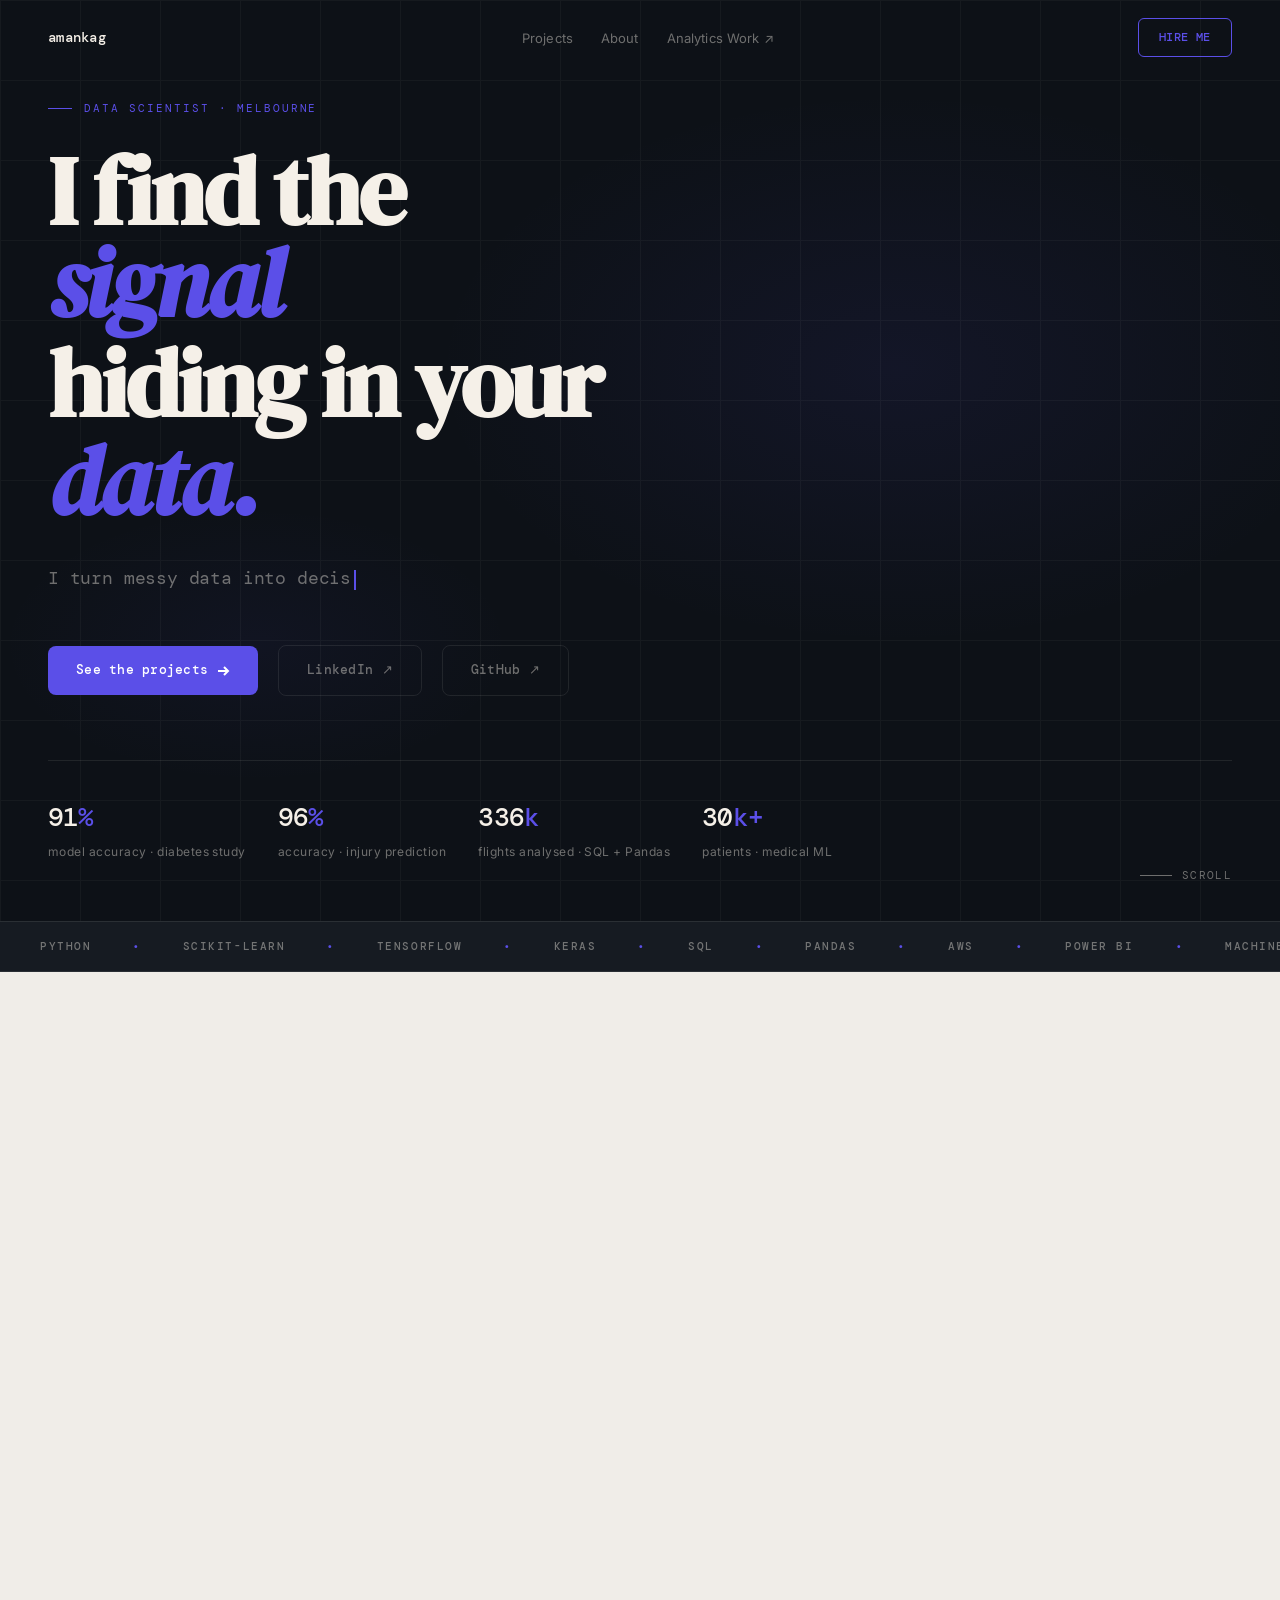
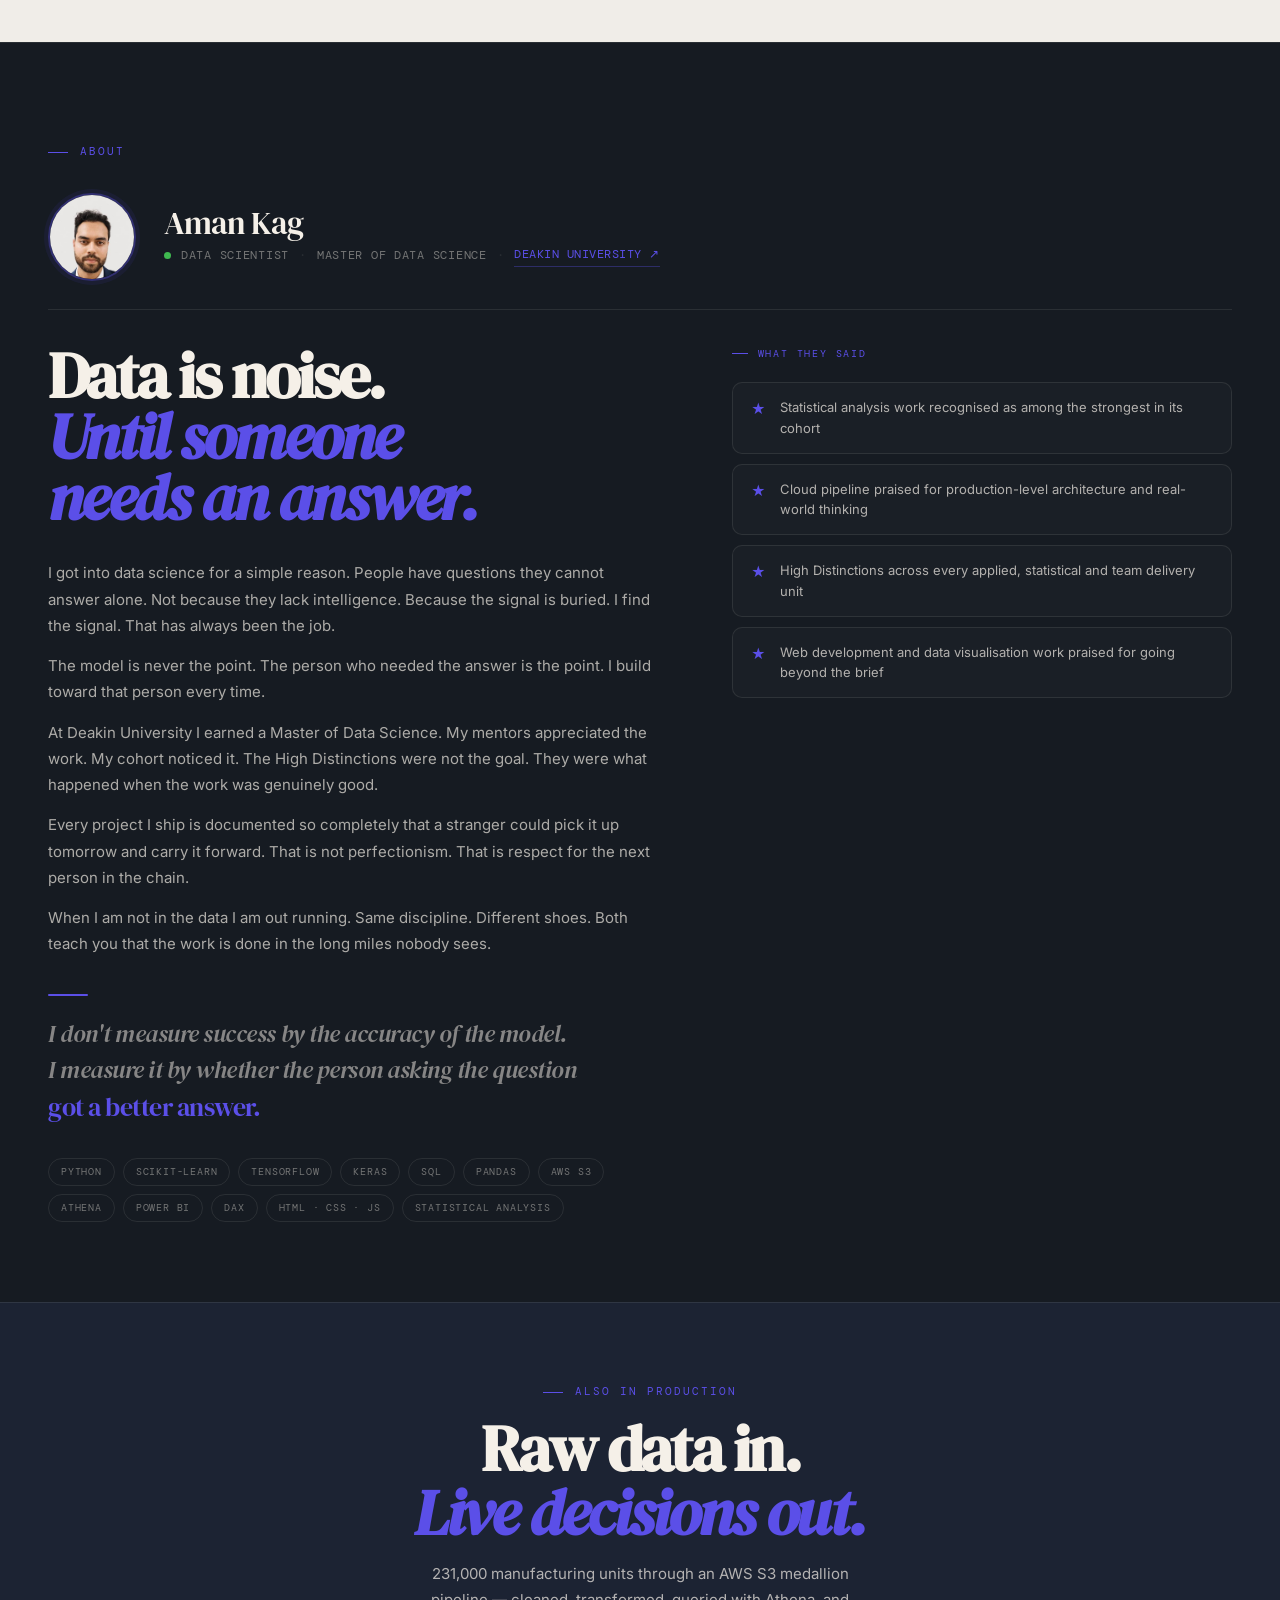
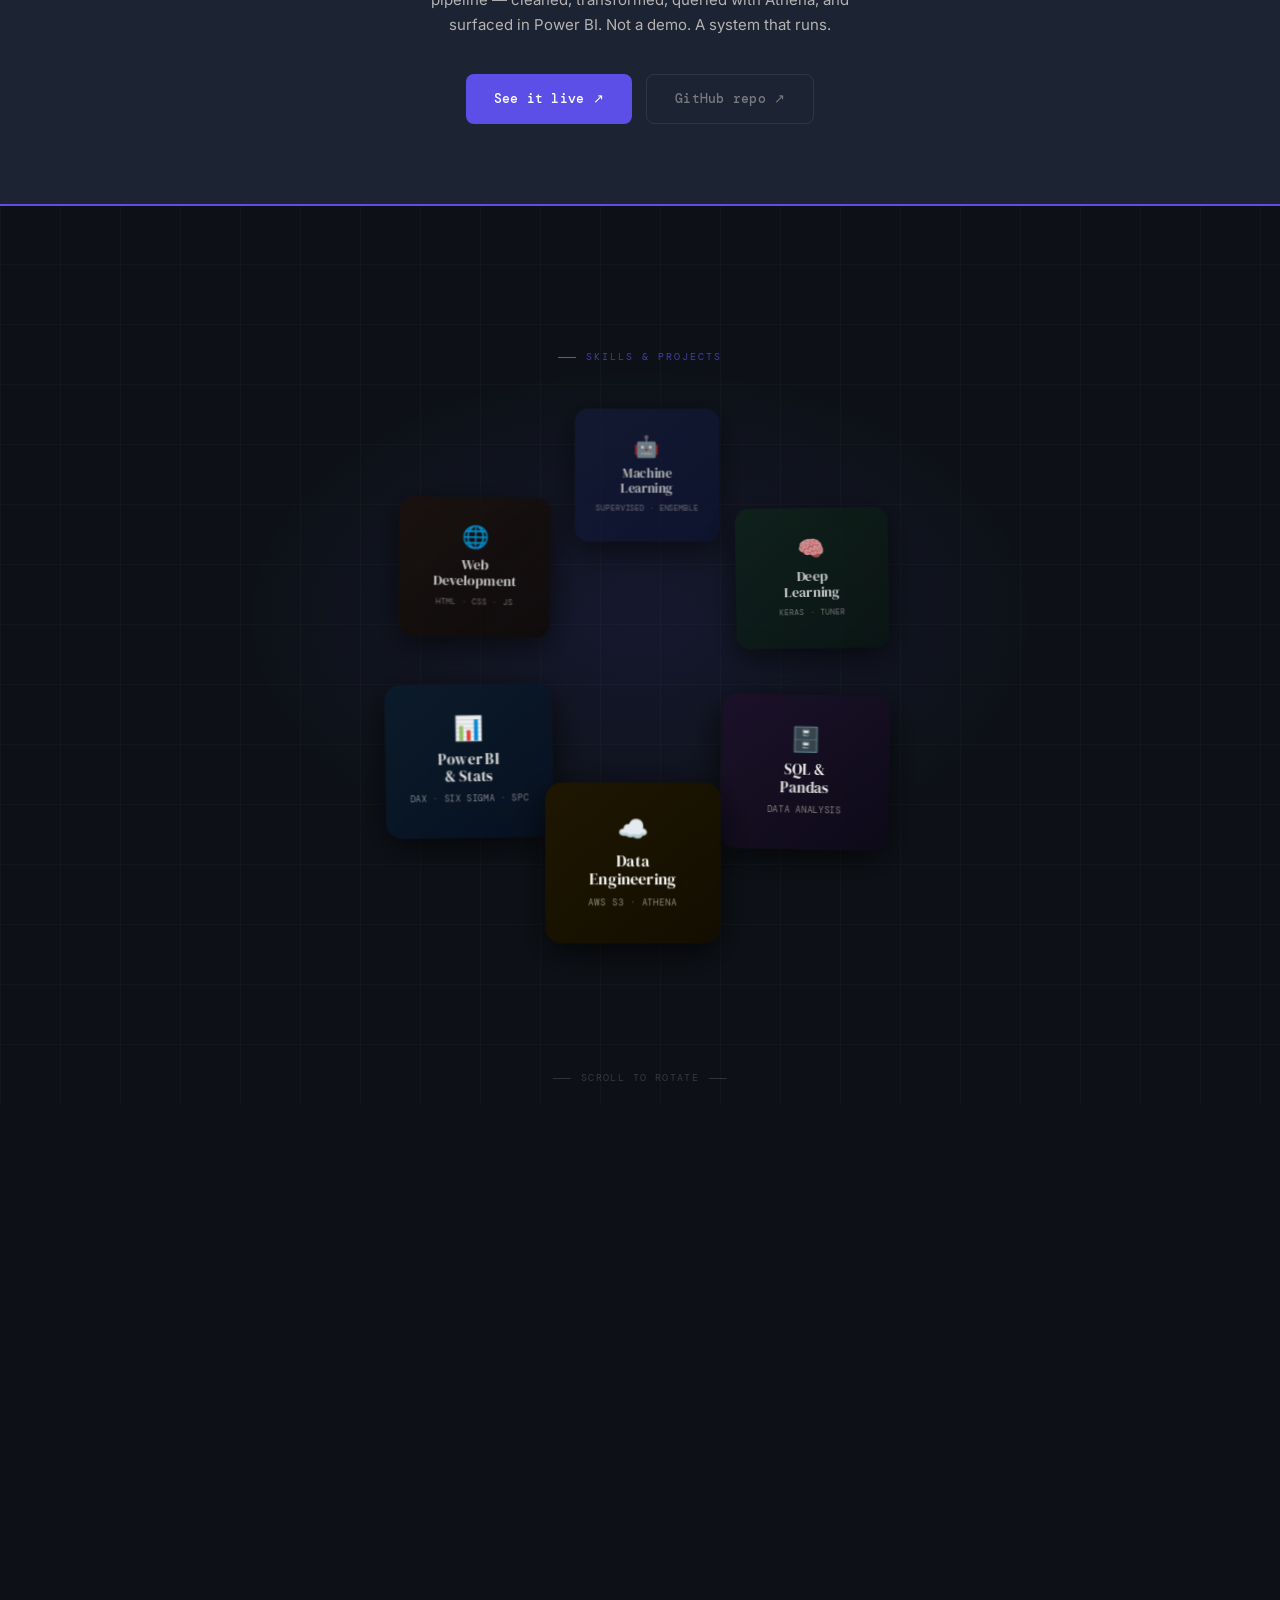
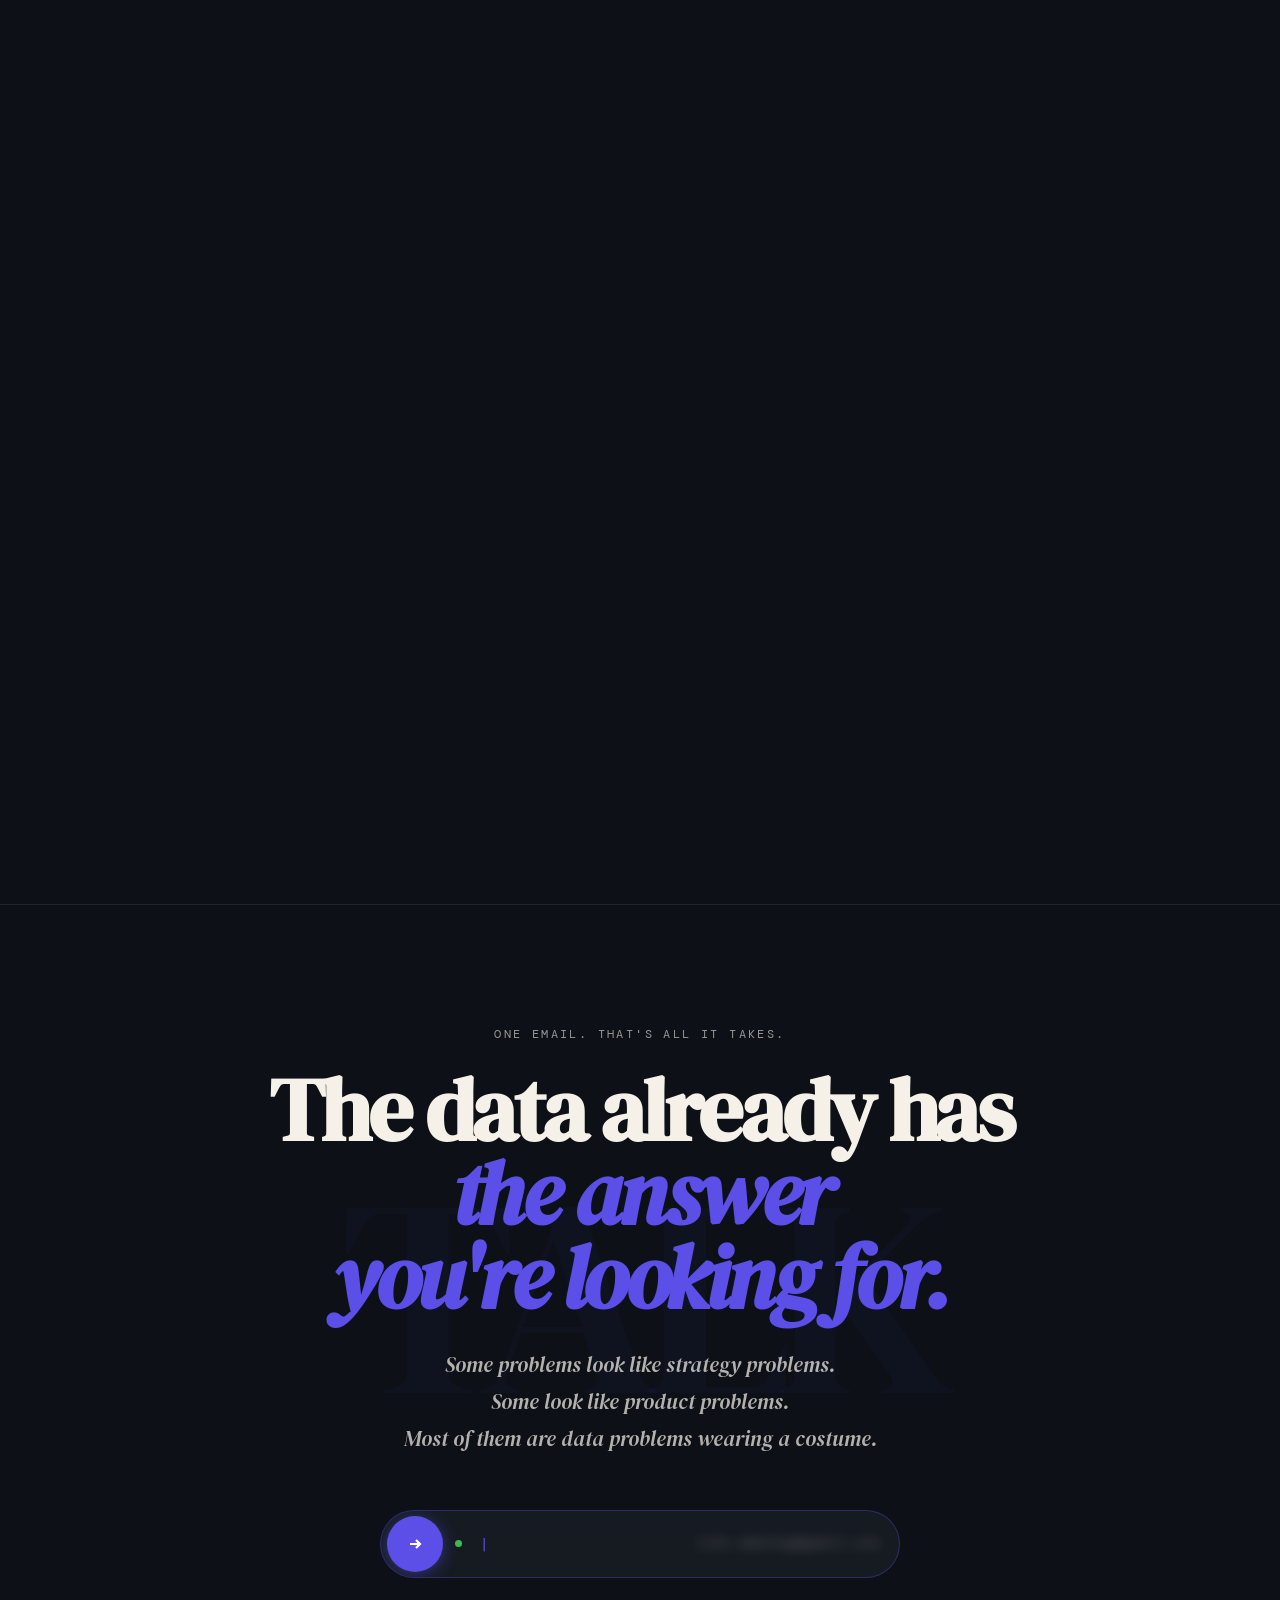
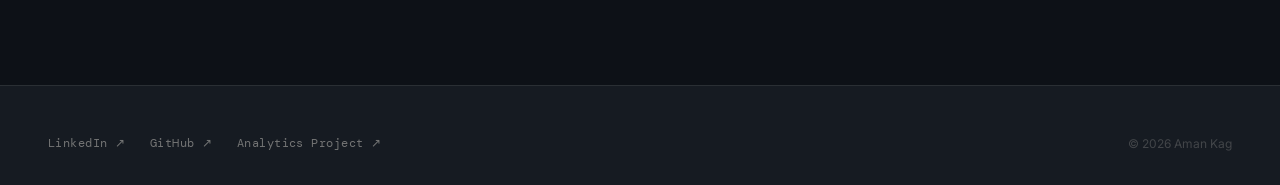
<file: docs/index.html>
<!DOCTYPE html>
<html lang="en">
<head>
<meta charset="UTF-8">
<meta name="viewport" content="width=device-width, initial-scale=1.0">
<title>Aman Kag — Data Scientist</title>
<meta name="description" content="Data Science portfolio — Aman Kag. Melbourne. I find the signal hiding in your data.">
<meta property="og:title" content="Aman Kag — Data Scientist">
<meta property="og:description" content="Three projects. Three problems nobody noticed until the model did.">
<meta property="og:url" content="https://amankag.github.io/data-science-projects/">
<link rel="preconnect" href="https://fonts.googleapis.com">
<link href="https://fonts.googleapis.com/css2?family=DM+Serif+Display:ital@0;1&family=DM+Mono:wght@400;500&family=Inter:wght@300;400;500&display=swap" rel="stylesheet">
<link rel="stylesheet" href="style.css">
</head>
<body>

<!-- NAV -->
<nav id="nav">
  <a href="#home" class="nav-logo" id="navLogo">
    <span class="nav-logo-display" id="navLogoDisplay">&nbsp;</span><span class="nav-logo-cursor-blink" id="navCursor">_</span>
  </a>
  <ul class="nav-links">
    <li><a href="#projects">Projects</a></li>
    <li><a href="#about">About</a></li>
    <li><a href="https://amankag.github.io/manufacturing-quality-dashboard/Website/" target="_blank">Analytics Work ↗</a></li>
  </ul>
  <a href="mailto:info.amankag@gmail.com" class="nav-cta">Hire me</a>
</nav>

<!-- HERO -->
<section class="hero" id="home">
  <div class="hero-glow"></div>
  <div class="hero-grid"></div>
  <div class="hero-eyebrow">Data Scientist · Melbourne</div>
  <h1 class="hero-headline">
    <span class="hero-line"><span>I find the <span class="hero-flip-wrap"><span class="hero-flip-word flip-in" id="heroFlipWord">signal</span></span></span></span>
    <span class="hero-line"><span>hiding in your</span></span>
    <span class="hero-line"><span><em>data.</em></span></span>
  </h1>
  <div class="hero-typing-wrap">
    <span id="typing-text"></span><span class="hero-typing-cursor"></span>
  </div>
  <div class="hero-bottom">
    <a href="#projects" class="hero-btn">
      See the projects
      <svg width="14" height="14" viewBox="0 0 14 14" fill="none" stroke="currentColor" stroke-width="2"><path d="M2 7h10M8 3l4 4-4 4"/></svg>
    </a>
    <a href="https://linkedin.com/in/amankag" target="_blank" class="hero-btn-ghost">
      LinkedIn ↗
    </a>
    <a href="https://github.com/amankag/data-science-projects" target="_blank" class="hero-btn-ghost">
      GitHub ↗
    </a>
  </div>
  <div class="hero-stats">
    <div>
      <div class="hero-stat-num">91<span>%</span></div>
      <div class="hero-stat-label">model accuracy · diabetes study</div>
    </div>
    <div>
      <div class="hero-stat-num">96<span>%</span></div>
      <div class="hero-stat-label">accuracy · injury prediction</div>
    </div>
    <div>
      <div class="hero-stat-num">336<span>k</span></div>
      <div class="hero-stat-label">flights analysed · SQL + Pandas</div>
    </div>
    <div>
      <div class="hero-stat-num">30<span>k+</span></div>
      <div class="hero-stat-label">patients · medical ML</div>
    </div>
  </div>
  <div class="scroll-indicator">
    <div class="scroll-line"></div>
    scroll
  </div>
</section>

<!-- MARQUEE -->
<div class="marquee-strip">
  <div class="marquee-track">
    <div class="marquee-item">Python <span class="mq-dot">·</span> Scikit-learn <span class="mq-dot">·</span> TensorFlow <span class="mq-dot">·</span> Keras <span class="mq-dot">·</span> SQL <span class="mq-dot">·</span> Pandas <span class="mq-dot">·</span> AWS <span class="mq-dot">·</span> Power BI <span class="mq-dot">·</span> Machine Learning <span class="mq-dot">·</span> Deep Learning <span class="mq-dot">·</span></div>
    <div class="marquee-item">Python <span class="mq-dot">·</span> Scikit-learn <span class="mq-dot">·</span> TensorFlow <span class="mq-dot">·</span> Keras <span class="mq-dot">·</span> SQL <span class="mq-dot">·</span> Pandas <span class="mq-dot">·</span> AWS <span class="mq-dot">·</span> Power BI <span class="mq-dot">·</span> Machine Learning <span class="mq-dot">·</span> Deep Learning <span class="mq-dot">·</span></div>
  </div>
</div>

<!-- STACKED PROJECT CARDS -->
<div class="cards-section" id="projects">
  <div class="cards-topbar" id="cards-topbar">
    <div class="ctb-label">Data science projects</div>
    <a href="https://github.com/amankag/data-science-projects" target="_blank" class="ctb-cta">View on GitHub ↗</a>
  </div>
  <div class="cdots" id="cdots">
    <div class="cdot active"></div>
    <div class="cdot"></div>
    <div class="cdot"></div>
  </div>
  <div class="cards-hint" id="cards-hint">↓ scroll · 1 of 3</div>

  <div class="cards-pin-outer" id="cards-pin-outer">
    <div class="cards-sticky" id="cards-sticky">

        <!-- PROJECT 1 — DIABETES -->
        <div class="pcard pcard-1" id="pc0">
          <div class="pcard-header">
            <div class="pcard-num">01 / 03</div>
            <div class="pcard-tag">Supervised · Deep Learning · Clinical</div>
          </div>
          <div class="pcard-title">Who gets diabetes?<br><em>The pattern was already there.</em></div>
          <div class="pcard-hook">30,000 elderly patients. The risk signal was hiding in two numbers nobody had combined. Once I merged them, accuracy jumped to 91%.</div>
          <div class="pcard-body">
            <div class="pcard-insight">
              <div class="pcard-insight-text">
                <div class="pcard-insight-label">The key insight</div>
                "HbA1c and blood glucose told the same story twice. K-Means merged them into one cluster feature — and everything got sharper."
              </div>
              <div class="pcard-insight-right">
                <div class="pcard-insight-stat">91.2%</div>
                <div class="pcard-insight-stat-label">RF accuracy</div>
              </div>
            </div>
            <div class="pcard-strip-wrap">
              <div class="pcard-strip" id="ps0">
                <a href="https://github.com/amankag/data-science-projects/tree/main/Diabetes-Elderlies-Analysis" target="_blank" class="strip-cta">
                  <div class="strip-cta-arrow">→</div>
                  <div class="strip-cta-text">Open notebook on GitHub</div>
                </a>
                <div class="fcard">
                  <div class="fcard-inner">
                    <div class="fcard-front"><div class="fcard-vis" style="background:#1e2d5c;color:#7B8FF5">RF</div></div>
                    <div class="fcard-back"><div class="fcard-back-name">Random Forest</div><div class="fcard-back-sub">Best model</div><div class="fcard-back-result">91.2% accuracy</div></div>
                  </div>
                </div>
                <div class="fcard">
                  <div class="fcard-inner">
                    <div class="fcard-front"><div class="fcard-vis" style="background:#0d2240;color:#5B4FE8">DNN</div></div>
                    <div class="fcard-back"><div class="fcard-back-name">Deep Neural Net</div><div class="fcard-back-sub">Keras + Tuner</div><div class="fcard-back-result">88.6% accuracy</div></div>
                  </div>
                </div>
                <div class="fcard">
                  <div class="fcard-inner">
                    <div class="fcard-front"><div class="fcard-vis" style="background:#162340;color:#3FB950">K-M</div></div>
                    <div class="fcard-back"><div class="fcard-back-name">K-Means Clusters</div><div class="fcard-back-sub">Feature engineering</div><div class="fcard-back-result">3 glycaemic groups</div></div>
                  </div>
                </div>
              </div>
            </div>
          </div>
        </div>

        <!-- PROJECT 2 — SLEEP/INJURY -->
        <div class="pcard pcard-2" id="pc1">
          <div class="pcard-header">
            <div class="pcard-num">02 / 03</div>
            <div class="pcard-tag">Deep Learning · Dual-input · Sports</div>
          </div>
          <div class="pcard-title">Can a wearable predict<br><em>your next injury?</em></div>
          <div class="pcard-hook">374 athletes. Daily readings. The model found that how you sleep tonight predicts whether you get hurt next week — 96% of the time.</div>
          <div class="pcard-body">
            <div class="pcard-insight">
              <div class="pcard-insight-text">
                <div class="pcard-insight-label">The key insight</div>
                "Some features mattered more — so I built a custom dual-input network that gives those features more neurons to learn from."
              </div>
              <div class="pcard-insight-right">
                <div class="pcard-insight-stat">96%</div>
                <div class="pcard-insight-stat-label">test accuracy</div>
              </div>
            </div>
            <div class="pcard-strip-wrap">
              <div class="pcard-strip" id="ps1">
                <a href="https://github.com/amankag/data-science-projects/tree/main/Sleep-Injury-Prediction-Model" target="_blank" class="strip-cta">
                  <div class="strip-cta-arrow">→</div>
                  <div class="strip-cta-text">Open notebook on GitHub</div>
                </a>
                <div class="fcard">
                  <div class="fcard-inner">
                    <div class="fcard-front"><div class="fcard-vis" style="background:#3d2200;color:#F7C59F">NN</div></div>
                    <div class="fcard-back"><div class="fcard-back-name">Dual-input Network</div><div class="fcard-back-sub">Custom Keras arch</div><div class="fcard-back-result">96% accuracy</div></div>
                  </div>
                </div>
                <div class="fcard">
                  <div class="fcard-inner">
                    <div class="fcard-front"><div class="fcard-vis" style="background:#2a1500;color:#E8622A">FIT</div></div>
                    <div class="fcard-back"><div class="fcard-back-name">Fit Athletes</div><div class="fcard-back-sub">Class prediction</div><div class="fcard-back-result">98% precision</div></div>
                  </div>
                </div>
                <div class="fcard">
                  <div class="fcard-inner">
                    <div class="fcard-front"><div class="fcard-vis" style="background:#1a0e00;color:#FAC775">RF</div></div>
                    <div class="fcard-back"><div class="fcard-back-name">Feature Selection</div><div class="fcard-back-sub">Random Forest</div><div class="fcard-back-result">Top 7 identified</div></div>
                  </div>
                </div>
              </div>
            </div>
          </div>
        </div>

        <!-- PROJECT 3 — NYC FLIGHTS -->
        <div class="pcard pcard-3" id="pc2">
          <div class="pcard-header">
            <div class="pcard-num">03 / 03</div>
            <div class="pcard-tag">SQL · Pandas · Data Analysis</div>
          </div>
          <div class="pcard-title">Two tools. 17 questions.<br><em>Same answer every time.</em></div>
          <div class="pcard-hook">336,776 flights. Every query written twice — SQL and Pandas — then tested to prove both tools arrive at identical answers.</div>
          <div class="pcard-body">
            <div class="pcard-insight">
              <div class="pcard-insight-text">
                <div class="pcard-insight-label">The key insight</div>
                "This project isn't about flights. It's about knowing when to use which tool — and being able to prove your work."
              </div>
              <div class="pcard-insight-right">
                <div class="pcard-insight-stat">17</div>
                <div class="pcard-insight-stat-label">queries verified</div>
              </div>
            </div>
            <div class="pcard-strip-wrap">
              <div class="pcard-strip" id="ps2">
                <a href="https://github.com/amankag/data-science-projects/tree/main/Nyc-Flight-Sql-Analysis" target="_blank" class="strip-cta">
                  <div class="strip-cta-arrow">→</div>
                  <div class="strip-cta-text">Open notebook on GitHub</div>
                </a>
                <div class="fcard">
                  <div class="fcard-inner">
                    <div class="fcard-front"><div class="fcard-vis" style="background:#0a2a1a;color:#3FB950">SQL</div></div>
                    <div class="fcard-back"><div class="fcard-back-name">SQL (SQLite)</div><div class="fcard-back-sub">All 17 queries</div><div class="fcard-back-result">Multi-table JOINs</div></div>
                  </div>
                </div>
                <div class="fcard">
                  <div class="fcard-inner">
                    <div class="fcard-front"><div class="fcard-vis" style="background:#051a10;color:#C8F135">PY</div></div>
                    <div class="fcard-back"><div class="fcard-back-name">Pandas</div><div class="fcard-back-sub">Parallel queries</div><div class="fcard-back-result">assert_frame_equal</div></div>
                  </div>
                </div>
                <div class="fcard">
                  <div class="fcard-inner">
                    <div class="fcard-front"><div class="fcard-vis" style="background:#031208;color:#3FB950">DB</div></div>
                    <div class="fcard-back"><div class="fcard-back-name">5 Joined Tables</div><div class="fcard-back-sub">Flights · Weather</div><div class="fcard-back-result">336k rows</div></div>
                  </div>
                </div>
              </div>
            </div>
          </div>
        </div>

      </div><!-- /cards-sticky -->
    </div><!-- /cards-pin-outer -->
</div><!-- /cards-section -->

<!-- ═══════════════════════════════════════════
     ABOUT — redesigned
═══════════════════════════════════════════ -->
<section class="about-section" id="about">

  <!-- SECTION EYEBROW -->
  <div class="eyebrow" style="margin-bottom:32px;">About</div>

  <!-- IDENTITY BAR -->
  <div class="about-identity reveal">
    <a href="https://linkedin.com/in/amankag" target="_blank" class="about-avatar-link" title="View LinkedIn profile">
      <div class="about-avatar">
        <img src="assets/aman-profile.jpg" alt="Aman Kag">
        <div class="about-avatar-hover">
          <svg width="18" height="18" viewBox="0 0 24 24" fill="currentColor"><path d="M20.447 20.452h-3.554v-5.569c0-1.328-.027-3.037-1.852-3.037-1.853 0-2.136 1.445-2.136 2.939v5.667H9.351V9h3.414v1.561h.046c.477-.9 1.637-1.85 3.37-1.85 3.601 0 4.267 2.37 4.267 5.455v6.286zM5.337 7.433a2.062 2.062 0 01-2.063-2.065 2.064 2.064 0 112.063 2.065zm1.782 13.019H3.555V9h3.564v11.452zM22.225 0H1.771C.792 0 0 .774 0 1.729v20.542C0 23.227.792 24 1.771 24h20.451C23.2 24 24 23.227 24 22.271V1.729C24 .774 23.2 0 22.222 0h.003z"/></svg>
          <span>LinkedIn</span>
        </div>
      </div>
    </a>
    <div class="about-identity-text">
      <div class="about-identity-name">Aman Kag</div>
      <div class="about-identity-title">
        <div class="about-identity-dot"></div>
        Data Scientist
        <span style="color:var(--border)">·</span>
        Master of Data Science
        <span style="color:var(--border)">·</span>
        <a href="https://www.deakin.edu.au/about-deakin" target="_blank" class="deakin-link">Deakin University ↗</a>
      </div>
    </div>
  </div>

  <!-- MAIN — headline left, proof right -->
  <div class="about-main">

    <!-- LEFT -->
    <div class="about-words">
      <h2 class="about-headline reveal">
        Data is noise.<br><em>Until someone<br>needs an answer.</em>
      </h2>
      <div class="about-bio reveal">
        <p>I got into data science for a simple reason. People have questions they cannot answer alone. Not because they lack intelligence. Because the signal is buried. I find the signal. That has always been the job.</p>
        <p>The model is never the point. The person who needed the answer is the point. I build toward that person every time.</p>
        <p>At Deakin University I earned a Master of Data Science. My mentors appreciated the work. My cohort noticed it. The High Distinctions were not the goal. They were what happened when the work was genuinely good.</p>
        <p>Every project I ship is documented so completely that a stranger could pick it up tomorrow and carry it forward. That is not perfectionism. That is respect for the next person in the chain.</p>
        <p>When I am not in the data I am out running. Same discipline. Different shoes. Both teach you that the work is done in the long miles nobody sees.</p>
      </div>

      <!-- ANIMATED QUOTE -->
      <div class="about-quote-wrap" id="aboutQuote">
        <div class="about-quote-line"></div>
        <blockquote class="about-quote">
          <span class="aq-word" style="--i:0">I</span>
          <span class="aq-word" style="--i:1">don't</span>
          <span class="aq-word" style="--i:2">measure</span>
          <span class="aq-word" style="--i:3">success</span>
          <span class="aq-word" style="--i:4">by</span>
          <span class="aq-word" style="--i:5">the</span>
          <span class="aq-word" style="--i:6">accuracy</span>
          <span class="aq-word" style="--i:7">of</span>
          <span class="aq-word" style="--i:8">the</span>
          <span class="aq-word" style="--i:9">model.</span>
          <br>
          <span class="aq-word" style="--i:11">I</span>
          <span class="aq-word" style="--i:12">measure</span>
          <span class="aq-word" style="--i:13">it</span>
          <span class="aq-word" style="--i:14">by</span>
          <span class="aq-word" style="--i:15">whether</span>
          <span class="aq-word" style="--i:16">the</span>
          <span class="aq-word" style="--i:17">person</span>
          <span class="aq-word" style="--i:18">asking</span>
          <span class="aq-word" style="--i:19">the</span>
          <span class="aq-word" style="--i:20">question</span>
          <br>
          <span class="aq-word aq-highlight" style="--i:22">got</span>
          <span class="aq-word aq-highlight" style="--i:23">a</span>
          <span class="aq-word aq-highlight" style="--i:24">better</span>
          <span class="aq-word aq-highlight" style="--i:25">answer.</span>
        </blockquote>
      </div>

      <div class="about-tools reveal">
        <span class="about-tool">Python</span>
        <span class="about-tool">Scikit-learn</span>
        <span class="about-tool">TensorFlow</span>
        <span class="about-tool">Keras</span>
        <span class="about-tool">SQL</span>
        <span class="about-tool">Pandas</span>
        <span class="about-tool">AWS S3</span>
        <span class="about-tool">Athena</span>
        <span class="about-tool">Power BI</span>
        <span class="about-tool">DAX</span>
        <span class="about-tool">HTML · CSS · JS</span>
        <span class="about-tool">Statistical Analysis</span>
      </div>
    </div>

    <!-- RIGHT — proof -->
    <div class="about-proof reveal">
      <div class="about-proof-label">What they said</div>
      <div class="appr-strip">
        <div class="appr-item">
          <div class="appr-icon">★</div>
          <div class="appr-text">Statistical analysis work recognised as among the strongest in its cohort</div>
        </div>
        <div class="appr-item">
          <div class="appr-icon">★</div>
          <div class="appr-text">Cloud pipeline praised for production-level architecture and real-world thinking</div>
        </div>
        <div class="appr-item">
          <div class="appr-icon">★</div>
          <div class="appr-text">High Distinctions across every applied, statistical and team delivery unit</div>
        </div>
        <div class="appr-item">
          <div class="appr-icon">★</div>
          <div class="appr-text">Web development and data visualisation work praised for going beyond the brief</div>
        </div>
      </div>
    </div>

  </div>
</section>

<!-- ═══════════════════════════════════════════
     ALSO IN PRODUCTION — Power BI banner
═══════════════════════════════════════════ -->
<div class="more-work reveal">
  <div class="eyebrow" style="justify-content:center;margin-bottom:16px;">Also in production</div>
  <h2>Raw data in.<br><em>Live decisions out.</em></h2>
  <p>231,000 manufacturing units through an AWS S3 medallion pipeline — cleaned, transformed, queried with Athena, and surfaced in Power BI. Not a demo. A system that runs.</p>
  <div class="more-work-btns">
    <a href="https://amankag.github.io/manufacturing-quality-dashboard/Website/" target="_blank" class="hero-btn">
      See it live ↗
    </a>
    <a href="https://github.com/amankag/manufacturing-quality-dashboard" target="_blank" class="hero-btn-ghost">
      GitHub repo ↗
    </a>
  </div>
</div>

<!-- ═══════════════════════════════════════════
     ORBITAL SKILLS SECTION
═══════════════════════════════════════════ -->
<div class="orbit-section-wrap" id="orbit-section-wrap">
  <div class="orbit-section" id="orbitSection">
    <div class="orbit-sticky" id="orbitSticky">
      <div class="orbit-glow-el"></div>
      <div class="orbit-prog-bar"><div class="orbit-prog-fill" id="orbitFill"></div></div>

      <div class="orbit-eyebrow">Skills &amp; projects</div>

      <div class="orbit-stage" id="orbitStage">
        <div class="orbit-deco-ring" id="orbitDecoRing"></div>
        <div class="orbit-center-text" id="orbitCenterText">
          <div class="orbit-center-title">Built.<br><em>Proved.</em><br>Shipped.</div>
        </div>
        <!-- cards injected by JS -->
      </div>

      <div class="orbit-scroll-hint" id="orbitScrollHint">
        <div class="osh-line"></div>scroll to rotate<div class="osh-line"></div>
      </div>
    </div>
  </div>
</div>

<!-- ═══════════════════════════════════════════
     CLOSING — The only section that matters now
═══════════════════════════════════════════ -->
<div class="closing-section">

  <!-- ghost bg word -->
  <div class="closing-ghost">TALK</div>

  <!-- top label -->
  <div class="closing-eyebrow">One email. That's all it takes.</div>

  <!-- The line -->
  <h2 class="closing-headline">
    The data already has<br>
    <em>the <span class="closing-flip-wrap"><span class="hero-flip-word flip-in" id="closingFlipWord">answer</span></span></em><br>
    <em>you're looking for.</em>
  </h2>

  <!-- sub -->
  <p class="closing-sub">
    Some problems look like strategy problems.<br>
    Some look like product problems.<br>
    Most of them are data problems wearing a costume.
  </p>

  <!-- pill wrapper — canvas positioned above pill -->
  <div class="slide-wrap">
    <!-- celebration canvas — sits above the slider -->
    <canvas class="slide-confetti" id="slideConfetti"></canvas>

    <!-- email pill — slide to email (Apple slide-to-unlock) -->
    <div class="slide-pill" id="slidePill">
    <div class="slide-track">
      <!-- THUMB — starts LEFT, drag right to send -->
      <div class="slide-thumb" id="slideThumb">
        <span class="thumb-arrow" id="thumbArrow">
          <svg width="18" height="18" viewBox="0 0 18 18" fill="none" stroke="currentColor" stroke-width="2.2"><path d="M4 9h10M10 5l4 4-4 4"/></svg>
        </span>
        <span class="thumb-smile" id="thumbSmile">😊</span>
      </div>
      <!-- "Write to Aman" types itself to the right of the thumb -->
      <span class="slide-bg-text">
        <span class="cep-dot-inline"></span>
        <span id="cepLabel"></span><span class="cep-cursor" id="cepCursor">|</span>
      </span>
      <!-- email address on the RIGHT, revealed as thumb slides across -->
      <span class="slide-email">info.amankag@gmail.com</span>
    </div>
  </div>
  </div><!-- /slide-wrap -->

</div>

<!-- FOOTER -->
<footer>
  <div class="footer-links">
    <a href="https://linkedin.com/in/amankag" target="_blank">LinkedIn ↗</a>
    <a href="https://github.com/amankag" target="_blank">GitHub ↗</a>
    <a href="https://amankag.github.io/manufacturing-quality-dashboard/Website/" target="_blank">Analytics Project ↗</a>
  </div>
  <div class="footer-copy">© 2026 Aman Kag</div>
</footer>


<script src="main.js"></script>
</body>
</html>
</file>
<file: docs/style.css>
/* ── RESET ── */
*, *::before, *::after { box-sizing: border-box; margin: 0; padding: 0; }
html { scroll-behavior: smooth; }
body {
  background: #0D1117;
  color: #F5F0E8;
  font-family: 'Inter', sans-serif;
  overflow-x: hidden;
  line-height: 1.6;
}
a { color: inherit; text-decoration: none; }
img { display: block; max-width: 100%; }

/* ── TOKENS ── */
:root {
  --ink: #0D1117;
  --ink2: #161B22;
  --ink3: #1C2333;
  --cream: #F5F0E8;
  --muted: rgba(245,240,232,0.42);
  --faint: rgba(245,240,232,0.08);
  --border: rgba(245,240,232,0.09);
  --indigo: #5B4FE8;
  --indigo-dim: rgba(91,79,232,0.14);
  --indigo-glow: rgba(91,79,232,0.06);
  --slate: #8892A4;
  --green: #3FB950;
}

/* ── NAV ── */
nav {
  position: fixed; top: 0; left: 0; right: 0; z-index: 200;
  padding: 18px 48px;
  display: flex; align-items: center; justify-content: space-between;
  transition: background 0.4s, backdrop-filter 0.4s, border-color 0.4s;
  border-bottom: 1px solid transparent;
}
nav.scrolled {
  background: rgba(13,17,23,0.88);
  backdrop-filter: blur(14px);
  border-color: var(--border);
}

/* ── NAV LOGO ── */
.nav-logo {
  font-family: 'DM Mono', monospace;
  font-size: 14px; font-weight: 500;
  letter-spacing: 0.02em; color: var(--cream);
  display: flex; align-items: center;
  text-decoration: none; position: relative;
  min-width: 110px; /* stable width so nav doesn't shift */
}
.nav-logo-display {
  display: inline-block;
  white-space: nowrap;
}
.nav-logo-display .c-plain { color: var(--cream); }
.nav-logo-display .c-ind   { color: var(--indigo); }
.nav-logo-display .c-muted { color: var(--muted); font-size: 11px; }
.nav-logo-display .c-green { color: var(--green); }
.nav-logo-cursor-blink {
  color: var(--indigo);
  animation: navBlink 0.9s step-end infinite;
  margin-left: 1px;
}
@keyframes navBlink { 0%,100%{opacity:1} 50%{opacity:0} }

/* ── HERO FLIP WORD ── */
.hero-flip-wrap {
  display: inline-block;
  position: relative;
  /* width is set by JS to match longest word so layout doesn't shift */
  vertical-align: bottom;
}
.hero-flip-word {
  display: inline-block;
  color: var(--indigo);
  font-style: italic;
  position: relative;
  will-change: transform, opacity;
}
/* Entry animation — flip in from below like a mechanical board */
@keyframes flipIn {
  0%   { opacity: 0; transform: rotateX(-90deg) translateY(20px); }
  60%  { opacity: 1; transform: rotateX(8deg) translateY(-2px); }
  100% { opacity: 1; transform: rotateX(0deg) translateY(0); }
}
/* Exit animation — flip up and away */
@keyframes flipOut {
  0%   { opacity: 1; transform: rotateX(0deg) translateY(0); }
  100% { opacity: 0; transform: rotateX(90deg) translateY(-20px); }
}
.hero-flip-word.flip-in  { animation: flipIn  0.5s cubic-bezier(0.16,1,0.3,1) forwards; }
.hero-flip-word.flip-out { animation: flipOut 0.35s cubic-bezier(0.55,0,1,0.45) forwards; }
.nav-links { display: flex; gap: 28px; list-style: none; }
.nav-links a { font-size: 13px; color: var(--muted); transition: color 0.2s; letter-spacing: 0.01em; }
.nav-links a:hover { color: var(--cream); }
.nav-cta {
  font-family: 'DM Mono', monospace; font-size: 12px; font-weight: 500;
  letter-spacing: 0.04em; text-transform: uppercase;
  border: 1px solid var(--indigo); color: var(--indigo);
  padding: 9px 20px; border-radius: 6px;
  transition: background 0.2s, color 0.2s;
}
.nav-cta:hover { background: var(--indigo); color: #fff; }

/* ── HERO ── */
.hero {
  min-height: 100vh; padding: 100px 48px 60px;
  display: flex; flex-direction: column; justify-content: flex-end;
  position: relative; overflow: hidden;
}
.hero-glow {
  position: absolute; inset: 0; pointer-events: none;
  background:
    radial-gradient(ellipse 60% 50% at 70% 40%, rgba(91,79,232,0.08) 0%, transparent 60%),
    radial-gradient(ellipse 40% 30% at 20% 70%, rgba(91,79,232,0.05) 0%, transparent 50%);
}
/* subtle grid lines */
.hero-grid {
  position: absolute; inset: 0; pointer-events: none; opacity: 0.04;
  background-image: linear-gradient(var(--cream) 1px, transparent 1px),
    linear-gradient(90deg, var(--cream) 1px, transparent 1px);
  background-size: 80px 80px;
}

.hero-eyebrow {
  font-family: 'DM Mono', monospace; font-size: 11px;
  letter-spacing: 0.18em; text-transform: uppercase;
  color: var(--indigo); margin-bottom: 28px;
  display: flex; align-items: center; gap: 12px;
  opacity: 0; animation: fadeUp 0.7s 0.2s cubic-bezier(0.23,1,0.32,1) forwards;
}
.hero-eyebrow::before {
  content: ''; display: block; width: 24px; height: 1px; background: var(--indigo);
}

.hero-headline {
  font-family: 'DM Serif Display', serif;
  font-size: clamp(52px, 7.5vw, 108px);
  line-height: 0.95; letter-spacing: -0.03em;
  max-width: 900px; position: relative;
  perspective: 600px; /* gives depth to the flip word */
}
.hero-line { display: block; overflow: visible; padding-bottom: 4px; }
.hero-line span {
  display: block;
  opacity: 0; transform: translateY(100%);
  padding-bottom: 2px; /* breathing room for descenders like g, p, y */
}
.hero-line:nth-child(1) span { animation: slideUp 0.9s 0.35s cubic-bezier(0.16,1,0.3,1) forwards; }
.hero-line:nth-child(2) span { animation: slideUp 0.9s 0.5s cubic-bezier(0.16,1,0.3,1) forwards; }
.hero-line:nth-child(3) span { animation: slideUp 0.9s 0.65s cubic-bezier(0.16,1,0.3,1) forwards; }
.hero-headline em { font-style: italic; color: var(--indigo); }

.hero-typing-wrap {
  margin-top: 32px;
  font-family: 'DM Mono', monospace; font-size: clamp(14px, 2vw, 18px);
  color: var(--muted); letter-spacing: -0.01em;
  opacity: 0; animation: fadeUp 0.8s 0.9s cubic-bezier(0.23,1,0.32,1) forwards;
  min-height: 28px;
}
.hero-typing-cursor {
  display: inline-block; width: 2px; height: 1.1em;
  background: var(--indigo); vertical-align: middle;
  margin-left: 3px; animation: blink 1s step-end infinite;
}
@keyframes blink { 0%,100%{opacity:1} 50%{opacity:0} }

.hero-bottom {
  margin-top: 52px; display: flex; align-items: center; gap: 20px;
  flex-wrap: wrap;
  opacity: 0; animation: fadeUp 0.8s 1.1s cubic-bezier(0.23,1,0.32,1) forwards;
}
.hero-btn {
  display: inline-flex; align-items: center; gap: 8px;
  background: var(--indigo); color: #fff;
  font-family: 'DM Mono', monospace; font-size: 13px; font-weight: 500;
  letter-spacing: 0.02em; padding: 14px 28px; border-radius: 8px;
  transition: opacity 0.2s, transform 0.2s;
}
.hero-btn:hover { opacity: 0.88; transform: translateY(-2px); }
.hero-btn-ghost {
  display: inline-flex; align-items: center; gap: 8px;
  border: 1px solid var(--border); color: var(--muted);
  font-family: 'DM Mono', monospace; font-size: 13px; font-weight: 500;
  letter-spacing: 0.02em; padding: 14px 28px; border-radius: 8px;
  transition: border-color 0.2s, color 0.2s;
}
.hero-btn-ghost:hover { border-color: var(--cream); color: var(--cream); }

/* hero stat pills */
.hero-stats {
  display: flex; gap: 32px; flex-wrap: wrap;
  margin-top: 64px; padding-top: 36px;
  border-top: 1px solid var(--border);
  opacity: 0; animation: fadeUp 0.8s 1.3s cubic-bezier(0.23,1,0.32,1) forwards;
}
.hero-stat-num {
  font-family: 'DM Mono', monospace; font-size: 26px; font-weight: 500;
  color: var(--cream); letter-spacing: -0.03em;
}
.hero-stat-num span { color: var(--indigo); }
.hero-stat-label { font-size: 12px; color: var(--muted); margin-top: 3px; letter-spacing: 0.04em; }

/* scroll indicator */
.scroll-indicator {
  position: absolute; bottom: 36px; right: 48px;
  display: flex; align-items: center; gap: 10px;
  font-family: 'DM Mono', monospace; font-size: 11px;
  color: var(--muted); letter-spacing: 0.12em; text-transform: uppercase;
  animation: fadeUp 0.8s 1.5s cubic-bezier(0.23,1,0.32,1) forwards; opacity: 0;
}
.scroll-line {
  width: 32px; height: 1px; background: var(--muted);
  animation: scrollPulse 2s ease-in-out infinite;
}
@keyframes scrollPulse {
  0%,100%{transform:scaleX(1);opacity:0.4} 50%{transform:scaleX(1.5);opacity:1}
}

@keyframes slideUp { to { opacity:1; transform:translateY(0); } }
@keyframes fadeUp { to { opacity:1; transform:translateY(0); } }

/* ── MARQUEE ── */
.marquee-strip {
  border-top: 1px solid var(--border); border-bottom: 1px solid var(--border);
  padding: 16px 0; overflow: hidden; background: var(--ink2);
}
.marquee-track { display: flex; width: max-content; animation: mq 28s linear infinite; }
.marquee-track:hover { animation-play-state: paused; }
.marquee-item {
  padding: 0 40px; font-family: 'DM Mono', monospace; font-weight: 500;
  font-size: 11px; letter-spacing: 0.14em; text-transform: uppercase;
  color: var(--muted); white-space: nowrap; display: flex; align-items: center; gap: 40px;
}
.mq-dot { color: var(--indigo); font-size: 16px; line-height: 0; }
@keyframes mq { from{transform:translateX(0)} to{transform:translateX(-50%)} }

/* ── SECTION SHARED ── */
section { padding: 100px 48px; }
.eyebrow {
  font-family: 'DM Mono', monospace; font-size: 11px;
  letter-spacing: 0.18em; text-transform: uppercase; color: var(--indigo);
  margin-bottom: 20px; display: flex; align-items: center; gap: 12px;
}
.eyebrow::before { content:''; display:block; width:20px; height:1px; background:var(--indigo); }

/* ── STACKED CARDS SECTION ── */
.cards-section {
  padding: 0;
  background: #f0ede8;
  position: relative;
}
/* tall outer wrapper — gives scroll room per card */
.cards-pin-outer {
  /* height set by JS: viewportH * (cards + 1) */
  position: relative;
}
.cards-sticky {
  position: sticky; top: 0; height: 100vh;
  display: flex; align-items: center; justify-content: center;
  overflow: hidden; perspective: 1400px;
}

/* scroll dots */
.cdots {
  position: fixed; right: 20px; top: 50%;
  transform: translateY(-50%); z-index: 300;
  display: flex; flex-direction: column; gap: 8px;
  opacity: 0; transition: opacity 0.3s;
  pointer-events: none;
}
.cdots.visible { opacity: 1; }
.cdot {
  width: 5px; height: 5px; border-radius: 50%;
  background: rgba(0,0,0,0.15); transition: all 0.3s;
}
.cdot.active { background: #0D1117; transform: scale(1.5); }

/* hint */
.cards-hint {
  position: fixed; bottom: 20px; left: 50%;
  transform: translateX(-50%);
  font-family: 'DM Mono', monospace; font-size: 11px;
  color: rgba(0,0,0,0.35); letter-spacing: 0.1em; text-transform: uppercase;
  white-space: nowrap; pointer-events: none; z-index: 300;
  opacity: 0; transition: opacity 0.3s;
  background: rgba(240,237,232,0.85); backdrop-filter: blur(8px);
  padding: 7px 16px; border-radius: 100px;
  border: 1px solid rgba(0,0,0,0.08);
}
.cards-hint.visible { opacity: 1; }

/* top bar inside card section */
.cards-topbar {
  position: fixed; top: 0; left: 0; right: 0;
  padding: 16px 28px; display: flex;
  justify-content: space-between; align-items: center;
  z-index: 250; pointer-events: none;
  opacity: 0; transition: opacity 0.3s;
  background: rgba(240,237,232,0.9); backdrop-filter: blur(10px);
  border-bottom: 1px solid rgba(0,0,0,0.06);
}
.cards-topbar.visible { opacity: 1; pointer-events: all; }
.ctb-label {
  font-family: 'DM Mono', monospace; font-size: 12px;
  color: rgba(0,0,0,0.35); letter-spacing: 0.08em; text-transform: uppercase;
}
.ctb-cta {
  background: #0D1117; color: #F5F0E8;
  font-family: 'DM Mono', monospace; font-size: 11px; font-weight: 500;
  letter-spacing: 0.06em; text-transform: uppercase;
  padding: 8px 16px; border-radius: 100px;
  pointer-events: all; cursor: pointer;
  transition: opacity 0.2s;
}
.ctb-cta:hover { opacity: 0.82; }

/* PROJECT CARDS */
.pcard {
  position: absolute; width: 85%; max-width: 820px;
  border-radius: 22px; padding: 36px 40px 30px;
  will-change: transform; transform-origin: top center;
  /* NO overflow:hidden — it clips the image strip */
}
.pcard-1 { background: #1a1f3c; z-index: 10; }
.pcard-2 { background: #2a1f0e; z-index: 9; }
.pcard-3 { background: #0e1f1a; z-index: 8; }

.pcard-header {
  display: flex; justify-content: space-between; align-items: flex-start;
  margin-bottom: 8px;
}
.pcard-num {
  font-family: 'DM Mono', monospace; font-size: 13px;
  color: rgba(245,240,232,0.3); letter-spacing: 0.06em;
}
.pcard-tag {
  font-family: 'DM Mono', monospace; font-size: 10px;
  letter-spacing: 0.12em; text-transform: uppercase;
  border: 1px solid rgba(245,240,232,0.15);
  color: rgba(245,240,232,0.45); padding: 4px 10px; border-radius: 100px;
}
.pcard-title {
  font-family: 'DM Serif Display', serif;
  font-size: clamp(22px, 3vw, 32px); line-height: 1.1;
  letter-spacing: -0.02em; color: #F5F0E8; margin-bottom: 10px;
}
.pcard-title em { font-style: italic; }
.pcard-hook {
  font-size: 13px; color: rgba(245,240,232,0.55);
  line-height: 1.75; max-width: 460px; margin-bottom: 22px;
}

.pcard-body {
  display: flex;
  flex-direction: column;
  gap: 16px;
}

/* insight box — now full width, horizontal layout */
.pcard-insight {
  display: flex;
  align-items: center;
  gap: 20px;
  background: rgba(245,240,232,0.04);
  border: 1px solid rgba(245,240,232,0.08);
  border-radius: 12px;
  padding: 14px 18px;
}
.pcard-insight-label {
  font-family: 'DM Mono', monospace; font-size: 10px;
  color: var(--indigo-light, #7B8FF5); letter-spacing: 0.12em;
  text-transform: uppercase; margin-bottom: 6px;
  white-space: nowrap;
}
.pcard-insight-text {
  font-size: 12px; color: rgba(245,240,232,0.65);
  line-height: 1.6; font-style: italic; flex: 1;
}
.pcard-insight-stat {
  font-family: 'DM Mono', monospace;
  font-size: 28px; font-weight: 500; color: #F5F0E8;
  letter-spacing: -0.03em; white-space: nowrap; flex-shrink: 0;
}
.pcard-insight-stat-label {
  font-family: 'DM Mono', monospace; font-size: 10px;
  color: rgba(245,240,232,0.35); letter-spacing: 0.08em;
  white-space: nowrap;
}
.pcard-insight-right {
  text-align: right; flex-shrink: 0;
}

/* strip — full width of card, NO wrapper overflow tricks needed */
.pcard-strip-wrap {
  width: 100%;
}
.pcard-strip {
  display: flex;
  gap: 12px;
  overflow-x: auto;
  overflow-y: visible;
  scrollbar-width: none;
  cursor: grab;
  padding-bottom: 4px;
  -webkit-overflow-scrolling: touch;
  /* let it scroll freely — width comes from content not parent */
}
.pcard-strip:active { cursor: grabbing; }
.pcard-strip::-webkit-scrollbar { display: none; }

/* flip card */
.fcard {
  flex-shrink: 0; width: 140px; height: 110px;
  position: relative; cursor: pointer;
  transform-style: preserve-3d; perspective: 600px;
}
.fcard-inner {
  width: 100%; height: 100%; position: relative;
  transform-style: preserve-3d;
  transition: transform 0.5s cubic-bezier(0.23,1,0.32,1);
  border-radius: 12px;
}
.fcard:hover .fcard-inner,
.fcard.tapped .fcard-inner { transform: rotateY(180deg) scale(1.04); }
.fcard-front, .fcard-back {
  position: absolute; inset: 0; border-radius: 12px;
  backface-visibility: hidden; -webkit-backface-visibility: hidden;
  display: flex; align-items: center; justify-content: center;
  flex-direction: column; gap: 4px;
}
.fcard-back {
  transform: rotateY(180deg);
  background: rgba(245,240,232,0.06);
  border: 1px solid rgba(91,79,232,0.3);
  padding: 10px;
}
.fcard-back-name {
  font-family: 'DM Serif Display', serif; font-size: 13px;
  color: #7B8FF5; text-align: center; line-height: 1.2;
}
.fcard-back-sub {
  font-family: 'DM Mono', monospace; font-size: 9px;
  color: rgba(245,240,232,0.35); letter-spacing: 0.08em; text-transform: uppercase;
  margin-top: 3px; text-align: center;
}
.fcard-back-result {
  font-family: 'DM Mono', monospace; font-size: 10px;
  color: rgba(91,79,232,0.8); margin-top: 5px; text-align: center;
}
.fcard-vis {
  width: 100%; height: 100%; border-radius: 12px;
  display: flex; align-items: center; justify-content: center;
  font-family: 'DM Serif Display', serif; font-size: 26px;
  letter-spacing: -0.04em;
}

/* cta card in strip */
.strip-cta {
  flex-shrink: 0; width: 140px; height: 110px;
  border-radius: 12px;
  background: rgba(245,240,232,0.05);
  border: 1px solid rgba(245,240,232,0.1);
  display: flex; align-items: center; justify-content: center;
  flex-direction: column; gap: 6px; cursor: pointer;
  transition: background 0.2s, border-color 0.2s;
  text-decoration: none;
}
.strip-cta:hover { background: rgba(245,240,232,0.09); border-color: rgba(245,240,232,0.22); }
.strip-cta-text {
  font-family: 'DM Mono', monospace; font-size: 10px;
  letter-spacing: 0.06em; text-transform: uppercase;
  color: rgba(245,240,232,0.5); text-align: center; line-height: 1.4; padding: 0 8px;
}
.strip-cta-arrow { font-size: 16px; color: rgba(245,240,232,0.35); }

/* ── ABOUT SECTION — redesigned ── */
.about-section {
  background: var(--ink2);
  border-top: 1px solid var(--border);
  padding: 100px 48px 80px;
}

/* TOP IDENTITY ROW */
.about-identity {
  display: flex; align-items: center; gap: 28px;
  margin-bottom: 36px; padding-bottom: 28px;
  border-bottom: 1px solid var(--border);
}

/* AVATAR — LinkedIn hidden feature */
.about-avatar-link { text-decoration: none; flex-shrink: 0; display: block; }
.about-avatar {
  width: 88px; height: 88px; border-radius: 50%;
  overflow: hidden; position: relative;
  border: 2px solid rgba(91,79,232,0.4);
  box-shadow: 0 0 0 4px rgba(91,79,232,0.08);
  transition: box-shadow 0.3s, border-color 0.3s;
  cursor: pointer;
}
.about-avatar-link:hover .about-avatar {
  border-color: #0077B5;
  box-shadow: 0 0 0 6px rgba(0,119,181,0.12);
}
.about-avatar img {
  width: 100%; height: 100%;
  object-fit: cover; object-position: center top;
  transition: filter 0.3s;
}
.about-avatar-link:hover .about-avatar img { filter: brightness(0.38); }
.about-avatar-hover {
  position: absolute; inset: 0;
  display: flex; flex-direction: column;
  align-items: center; justify-content: center;
  gap: 4px; opacity: 0; color: #fff;
  transition: opacity 0.3s;
}
.about-avatar-hover svg { width: 20px; height: 20px; }
.about-avatar-hover span {
  font-family: 'DM Mono', monospace; font-size: 8px;
  letter-spacing: 0.1em; text-transform: uppercase;
}
.about-avatar-link:hover .about-avatar-hover { opacity: 1; }

.about-identity-text { flex: 1; }
.about-identity-name {
  font-family: 'DM Serif Display', serif;
  font-size: clamp(22px, 3vw, 32px);
  letter-spacing: -0.03em; color: var(--cream);
  line-height: 1; margin-bottom: 6px;
}
.about-identity-title {
  font-family: 'DM Mono', monospace; font-size: 12px;
  color: var(--muted); letter-spacing: 0.06em; text-transform: uppercase;
  display: flex; align-items: center; gap: 10px;
}
.about-identity-dot {
  width: 7px; height: 7px; border-radius: 50%;
  background: #3FB950; flex-shrink: 0;
  animation: pulse 2s ease-in-out infinite;
}
.deakin-link {
  color: var(--indigo); text-decoration: none;
  border-bottom: 1px solid rgba(91,79,232,0.35);
  padding-bottom: 1px; font-family: 'DM Mono', monospace;
  font-size: 12px; letter-spacing: 0.04em;
  transition: color 0.2s, border-color 0.2s;
}
.deakin-link:hover { color: var(--cream); border-color: var(--cream); }

/* MAIN — two column */
.about-main {
  display: grid; grid-template-columns: 1.1fr 0.9fr;
  gap: 72px; align-items: start;
}
.about-headline {
  font-family: 'DM Serif Display', serif;
  font-size: clamp(36px, 5vw, 64px);
  line-height: 0.95; letter-spacing: -0.04em;
  color: var(--cream); margin-bottom: 32px;
}
.about-headline em { font-style: italic; color: var(--indigo); }
.about-bio p {
  font-size: 15px; color: rgba(245,240,232,0.68);
  line-height: 1.75; margin-bottom: 14px;
}
.about-bio p:last-child { margin-bottom: 0; }

/* ANIMATED QUOTE */
.about-quote-wrap {
  margin: 36px 0 32px;
  opacity: 0; transform: translateY(16px);
  transition: opacity 0.6s, transform 0.6s;
}
.about-quote-wrap.visible { opacity: 1; transform: none; }
.about-quote-line {
  width: 40px; height: 2px; background: var(--indigo);
  margin-bottom: 20px; border-radius: 2px;
}
.about-quote {
  font-family: 'DM Serif Display', serif;
  font-size: clamp(17px, 2.2vw, 24px);
  line-height: 1.5; letter-spacing: -0.02em;
  color: rgba(245,240,232,0.5);
  font-style: italic; border: none; padding: 0; margin: 0;
}
.aq-word {
  display: inline-block;
  opacity: 0; transform: translateY(10px);
  transition: opacity 0.35s calc(var(--i) * 0.055s + 0.1s),
              transform 0.35s calc(var(--i) * 0.055s + 0.1s);
}
.about-quote-wrap.playing .aq-word { opacity: 1; transform: none; }
.aq-highlight {
  color: var(--indigo); font-style: normal;
  font-size: 1.08em; font-weight: 400;
}

/* RIGHT proof */
.about-proof-label {
  font-family: 'DM Mono', monospace; font-size: 10px;
  letter-spacing: 0.18em; text-transform: uppercase;
  color: var(--indigo); margin-bottom: 20px;
  display: flex; align-items: center; gap: 10px;
}
.about-proof-label::before {
  content: ''; display: block; width: 16px; height: 1px; background: var(--indigo);
}

/* TOOL TAGS */
.about-tools {
  display: flex; flex-wrap: wrap; gap: 8px; margin-top: 28px;
}
.about-tool {
  font-family: 'DM Mono', monospace; font-size: 10px;
  letter-spacing: 0.08em; text-transform: uppercase;
  color: var(--muted); border: 1px solid var(--border);
  border-radius: 100px; padding: 5px 12px;
  transition: border-color 0.2s, color 0.2s;
}
.about-tool:hover { border-color: var(--indigo); color: var(--cream); }

/* mobile */
@media (max-width: 800px) {
  .about-identity { flex-wrap: wrap; }
  .about-main { grid-template-columns: 1fr; gap: 40px; }
}

.appr-strip {
  display: flex; flex-direction: column; gap: 10px; margin-bottom: 32px;
}
.appr-item {
  display: flex; align-items: flex-start; gap: 14px;
  padding: 16px 18px;
  background: rgba(245,240,232,0.02);
  border: 1px solid var(--border); border-radius: 12px;
  transition: border-color 0.25s, background 0.25s;
}
.appr-item:hover { border-color: rgba(91,79,232,0.4); background: rgba(91,79,232,0.04); }
.appr-icon { font-size: 13px; color: var(--indigo); flex-shrink: 0; margin-top: 2px; }
.appr-text { font-size: 13px; color: var(--muted); line-height: 1.65; }

/* TOOL TAGS */
.about-tools {
  display: flex; flex-wrap: wrap; gap: 8px; margin-top: 28px;
}
.about-tool {
  font-family: 'DM Mono', monospace; font-size: 10px;
  letter-spacing: 0.08em; text-transform: uppercase;
  color: var(--muted); border: 1px solid var(--border);
  border-radius: 100px; padding: 5px 12px;
  transition: border-color 0.2s, color 0.2s;
}
.about-tool:hover { border-color: var(--indigo); color: var(--cream); }

/* ── ABOUT LINKS (kept for compatibility) ── */
.about-links { display: flex; gap: 12px; flex-wrap: wrap; }
.about-link {
  display: inline-flex; align-items: center; gap: 7px;
  border: 1px solid var(--border); border-radius: 8px;
  padding: 10px 18px; font-family: 'DM Mono', monospace;
  font-size: 12px; color: var(--muted); letter-spacing: 0.04em;
  transition: border-color 0.2s, color 0.2s;
}
.about-link:hover { border-color: var(--indigo); color: var(--cream); }
.about-link-primary { background: var(--indigo); border-color: var(--indigo); color: #fff; }
.about-link-primary:hover { opacity: 0.88; color: #fff; }

@media (max-width: 800px) {
  .about-identity { flex-wrap: wrap; }
  .about-identity-links { width: 100%; }
  .about-main { grid-template-columns: 1fr; gap: 40px; }
}

/* ── MORE WORK BANNER ── */
.more-work {
  background: var(--ink3); border-top: 1px solid var(--border);
  padding: 80px 48px; text-align: center;
}
.more-work h2 {
  font-family: 'DM Serif Display', serif;
  font-size: clamp(32px, 5vw, 68px); line-height: 1;
  letter-spacing: -0.04em; margin-bottom: 16px;
}
.more-work h2 em { font-style: italic; color: var(--indigo); }
.more-work p { color: rgba(245,240,232,0.7); font-size: 15px; max-width: 420px; margin: 0 auto 36px; line-height: 1.7; }
.more-work-btns { display: flex; justify-content: center; gap: 14px; flex-wrap: wrap; }

/* ── CLOSING FLIP WORD ── */
.closing-flip-wrap {
  display: inline-block;
  position: relative;
  vertical-align: baseline;
  perspective: 500px;
}
#closingFlipWord {
  display: inline-block;
  white-space: nowrap;
  font-style: italic;
}
.closing-section {
  background: var(--ink);
  border-top: 1px solid var(--border);
  padding: 120px 48px 100px;
  text-align: center;
  position: relative;
  overflow: hidden;
}
.closing-ghost {
  position: absolute; top: 50%; left: 50%;
  transform: translate(-50%, -50%);
  font-family: 'DM Serif Display', serif;
  font-size: clamp(120px, 22vw, 280px); letter-spacing: -0.06em; line-height: 1;
  color: rgba(91,79,232,0.04); pointer-events: none; white-space: nowrap; user-select: none;
}
.closing-eyebrow {
  font-family: 'DM Mono', monospace; font-size: 12px;
  letter-spacing: 0.2em; text-transform: uppercase;
  color: rgba(245,240,232,0.6); margin-bottom: 24px; position: relative;
}
.closing-headline {
  font-family: 'DM Serif Display', serif;
  font-size: clamp(38px, 7vw, 88px); line-height: 0.95;
  letter-spacing: -0.04em; color: var(--cream);
  margin-bottom: 28px; position: relative;
}
.closing-headline em { font-style: italic; color: var(--indigo); }
.closing-sub {
  font-family: 'DM Serif Display', serif; font-style: italic;
  font-size: clamp(16px, 2vw, 21px); color: rgba(245,240,232,0.72); line-height: 1.75;
  max-width: 520px; margin: 0 auto 52px; position: relative;
}
/* ── CELEBRATION CONFETTI CANVAS ── */
.slide-wrap {
  position: relative;
  display: inline-block;
}
.slide-confetti {
  position: absolute;
  bottom: calc(100% + 6px);
  left: 0; right: 0;
  width: 100%;
  height: 110px;
  pointer-events: none;
  opacity: 0;
  transition: opacity 0.25s;
}
.slide-confetti.active { opacity: 1; }

/* ── SLIDE-TO-EMAIL PILL ── */
.slide-pill {
  display: inline-block; position: relative;
  width: min(520px, 90vw); height: 68px;
  border-radius: 100px; background: var(--ink2);
  border: 1px solid rgba(91,79,232,0.35);
  overflow: hidden; user-select: none;
  transition: border-color 0.3s;
}
.slide-pill:hover { border-color: rgba(91,79,232,0.6); }
.slide-track {
  position: absolute; inset: 0;
  display: flex; align-items: center;
}

/* RIGHT side — email address — starts blurred, clears as thumb slides */
.slide-email {
  position: absolute; right: 20px;
  font-family: 'DM Mono', monospace; font-size: 13px;
  color: rgba(245,240,232,0.65); letter-spacing: 0.02em;
  pointer-events: none; white-space: nowrap;
  filter: blur(6px);
  opacity: 0.5;
  transition: filter 0.15s ease, opacity 0.15s ease;
}
/* JS adds data-progress attribute — CSS reads it via custom prop */
.slide-pill.completing .slide-email {
  filter: blur(0px);
  opacity: 1;
}

/* LEFT side — "Write to Aman" — sits right of thumb, no blur */
.slide-bg-text {
  position: absolute; left: 74px;
  display: flex; align-items: center; gap: 9px;
  font-family: 'DM Mono', monospace; font-size: 13px;
  color: rgba(245,240,232,0.7); letter-spacing: 0.04em;
  pointer-events: none; white-space: nowrap;
  transition: opacity 0.2s;
}
.slide-pill.completing .slide-bg-text { opacity: 0; }

.cep-dot-inline {
  width: 7px; height: 7px; border-radius: 50%; background: #3FB950;
  flex-shrink: 0; animation: gp 2.2s ease-in-out infinite;
}
.cep-cursor {
  font-family: 'DM Mono', monospace; font-size: 14px;
  color: var(--indigo); animation: navBlink 0.8s step-end infinite;
}
.cep-label { font-family: 'DM Mono', monospace; }

/* THUMB — starts LEFT, drags RIGHT */
.slide-thumb {
  position: absolute;
  left: 6px;
  top: 50%; transform: translateY(-50%);
  width: 56px; height: 56px; border-radius: 50%;
  background: var(--indigo);
  display: flex; align-items: center; justify-content: center;
  color: #fff; cursor: grab;
  box-shadow: 0 2px 16px rgba(91,79,232,0.45);
  touch-action: none;
  will-change: left;
  z-index: 2;
}
.slide-thumb:active { cursor: grabbing; transform: translateY(-50%) scale(0.95); }
.slide-pill.completing .slide-thumb {
  background: #3FB950;
  box-shadow: 0 2px 20px rgba(63,185,80,0.45);
}

/* Arrow and smile swap */
.thumb-arrow, .thumb-smile {
  position: absolute;
  display: flex; align-items: center; justify-content: center;
  transition: opacity 0.2s ease, transform 0.25s cubic-bezier(0.23,1,0.32,1);
}
.thumb-arrow { opacity: 1; transform: scale(1); }
.thumb-smile {
  font-size: 22px; opacity: 0;
  transform: scale(0.5) rotate(-20deg);
}
/* halfway = .mid-slide class added by JS */
.slide-pill.mid-slide .thumb-arrow {
  opacity: 0; transform: scale(0.4) rotate(20deg);
}
.slide-pill.mid-slide .thumb-smile {
  opacity: 1; transform: scale(1) rotate(0deg);
}

/* ── FOOTER ── */
footer {
  background: var(--ink2); border-top: 1px solid var(--border);
  padding: 48px 48px 32px;
  display: flex; justify-content: space-between; align-items: center;
  flex-wrap: wrap; gap: 20px;
}
.footer-logo {
  font-family: 'DM Mono', monospace; font-size: 13px;
  color: var(--muted); letter-spacing: 0.02em;
}
.footer-logo span { color: var(--indigo); }
.footer-links { display: flex; gap: 24px; flex-wrap: wrap; }
.footer-links a {
  font-family: 'DM Mono', monospace; font-size: 12px;
  color: var(--muted); letter-spacing: 0.04em; transition: color 0.2s;
}
.footer-links a:hover { color: var(--cream); }
.footer-copy { font-size: 12px; color: rgba(245,240,232,0.2); }

/* ── APPRECIATION STRIP ── */
.appr-strip {
  display: flex; flex-direction: column; gap: 10px;
  margin-bottom: 32px;
}
.appr-item {
  display: flex; align-items: flex-start; gap: 14px;
  padding: 14px 18px;
  border: 1px solid var(--border); border-radius: 10px;
  transition: border-color 0.2s, background 0.2s;
}
.appr-item:hover { border-color: var(--indigo); background: var(--indigo-dim); }
.appr-icon {
  font-size: 14px; color: var(--indigo); flex-shrink: 0; margin-top: 1px;
}
.appr-text {
  font-size: 13px; color: rgba(245,240,232,0.7); line-height: 1.6;
}

/* ── ORBIT SECTION WRAP ── */
.orbit-section-wrap { background: var(--ink); }
.orbit-section { position: relative; height: calc(100vh + 1400px); }
.orbit-sticky {
  position: sticky; top: 0; height: 100vh;
  display: flex; flex-direction: column;
  align-items: center; justify-content: center;
  overflow: hidden; background: var(--ink);
}
.orbit-sticky::before {
  content: ''; position: absolute; inset: 0; pointer-events: none;
  background-image:
    linear-gradient(rgba(245,240,232,0.022) 1px, transparent 1px),
    linear-gradient(90deg, rgba(245,240,232,0.022) 1px, transparent 1px);
  background-size: 60px 60px;
}
.orbit-glow-el {
  position: absolute; inset: 0; pointer-events: none;
  background: radial-gradient(ellipse 50% 45% at 50% 46%, rgba(91,79,232,0.11) 0%, transparent 62%);
}
.orbit-prog-bar { position: absolute; top: 0; left: 0; right: 0; height: 2px; background: rgba(255,255,255,0.04); z-index: 50; }
.orbit-prog-fill { height: 100%; width: 0%; background: var(--indigo); transition: width 0.04s linear; }
.orbit-eyebrow {
  position: relative; z-index: 50;
  font-family: 'DM Mono', monospace; font-size: 10px;
  letter-spacing: 0.2em; text-transform: uppercase; color: rgba(91,79,232,0.7);
  display: flex; align-items: center; gap: 10px; margin-bottom: 14px;
}
.orbit-eyebrow::before { content: ''; display: block; width: 18px; height: 1px; background: var(--indigo); }

/* stage — fully responsive, JS reads actual size to place cards */
.orbit-stage {
  position: relative;
  width: 580px; height: 580px;
  max-width: 90vw; max-height: 90vw; /* never exceeds viewport on any screen */
  flex-shrink: 0; z-index: 5;
}
@media (max-width: 768px) {
  .orbit-stage { width: min(420px, 88vw); height: min(420px, 88vw); }
}
@media (max-width: 480px) {
  .orbit-stage { width: min(320px, 90vw); height: min(320px, 90vw); }
}
@media (max-width: 360px) {
  .orbit-stage { width: 88vw; height: 88vw; }
}
.orbit-deco-ring {
  position: absolute; inset: 0; border-radius: 50%;
  border: 1px dashed rgba(91,79,232,0.18); pointer-events: none;
  transition: opacity 1s ease 1.2s;
}
.orbit-deco-ring.hidden { opacity: 0; }
.orbit-center-text {
  position: absolute; top: 50%; left: 50%;
  transform: translate(-50%, -50%);
  text-align: center; z-index: 200; pointer-events: none;
  transition: opacity 0.8s ease 1.5s;
}
.orbit-center-text.hidden { opacity: 0; }
.orbit-center-title {
  font-family: 'DM Serif Display', serif;
  font-size: 42px; line-height: 0.92; letter-spacing: -0.04em; color: #F5F0E8;
}
.orbit-center-title em { font-style: italic; color: var(--indigo); }

/* orbit cards */
.ocard {
  position: absolute; cursor: pointer;
  /* JS sets the orbit position (left/top) and orbit scale/rotation
     (transform) every animation frame. Hover/focus enlargement is handled
     separately by JS setting real width/height/font-size, so we transition
     those properties smoothly here rather than relying on transform alone —
     this keeps text crisp and properly reflowed at the larger size. */
  transition: width 0.28s cubic-bezier(0.23,1,0.32,1),
              height 0.28s cubic-bezier(0.23,1,0.32,1),
              font-size 0.28s cubic-bezier(0.23,1,0.32,1),
              filter 0.25s ease;
}
.ocard:hover, .ocard.focused {
  z-index: 999 !important; /* always above every other card while reading */
  filter: drop-shadow(0 12px 32px rgba(91,79,232,0.35));
}
.ocard-inner {
  width: 100%; height: 100%; position: relative;
  transform-style: preserve-3d;
  transition: transform 0.5s cubic-bezier(0.23,1,0.32,1);
  border-radius: 16px;
}
.ocard:hover .ocard-inner, .ocard.tapped .ocard-inner { transform: rotateY(180deg); }
.ocard-front, .ocard-back {
  position: absolute; inset: 0; border-radius: 16px;
  backface-visibility: hidden; -webkit-backface-visibility: hidden;
  display: flex; flex-direction: column; align-items: center; justify-content: center;
  overflow: hidden; box-shadow: 0 10px 36px rgba(0,0,0,0.75);
  padding: 0.82em 0.7em; gap: 0.3em;
  /* font-size set inline by JS, proportional to actual card width */
}
.ocard-back {
  transform: rotateY(180deg); background: #0f1320;
  border: 1.5px solid rgba(91,79,232,0.45); justify-content: flex-start;
  padding: 0.7em 0.7em 0.6em; gap: 0;
}
.of-icon { font-size: 1.65em; line-height: 1; margin-bottom: 0.25em; }
.of-name { font-family: 'DM Serif Display', serif; font-size: 1.05em; color: #FAFAF8; text-align: center; line-height: 1.15; }
.of-cat  { font-family: 'DM Mono', monospace; font-size: 0.6em; letter-spacing: 0.09em; text-transform: uppercase; color: rgba(245,240,232,0.55); text-align: center; margin-top: 0.2em; }
.ob-skill   { font-family: 'DM Mono', monospace; font-size: 0.55em; letter-spacing: 0.12em; text-transform: uppercase; color: rgba(91,79,232,0.9); margin-bottom: 0.3em; align-self: flex-start; flex-shrink: 0; }
.ob-project { font-family: 'DM Serif Display', serif; font-size: 0.88em; color: #9B8FF5; line-height: 1.15; margin-bottom: 0.25em; flex-shrink: 0; }
.ob-result  { font-family: 'DM Mono', monospace; font-size: 0.55em; color: rgba(245,240,232,0.55); line-height: 1.5; flex: 1; overflow: hidden; }
.ob-link    { display: block; width: 100%; flex-shrink: 0; font-family: 'DM Mono', monospace; font-size: 0.58em; letter-spacing: 0.07em; text-transform: uppercase; color: #fff; background: var(--indigo); padding: 0.45em 0; border-radius: 0.5em; text-decoration: none; text-align: center; margin-top: 0.35em; transition: opacity 0.2s; }
.ob-link:hover { opacity: 0.82; }

/* orbit contact row */
.orbit-contact-row {
  position: relative; z-index: 50;
  display: inline-flex; align-items: center;
  background: rgba(245,240,232,0.04); border: 1px solid rgba(245,240,232,0.09);
  border-radius: 100px; padding: 11px 18px 11px 14px; margin-top: 18px;
  text-decoration: none; transition: border-color 0.3s, background 0.3s;
}
.orbit-contact-row:hover { border-color: rgba(91,79,232,0.5); background: rgba(91,79,232,0.05); }
.orbit-c-dot { width: 7px; height: 7px; border-radius: 50%; background: #3FB950; flex-shrink: 0; margin-right: 11px; animation: gp 2.2s ease-in-out infinite; }
.orbit-c-status { font-family: 'DM Mono', monospace; font-size: 11px; color: rgba(245,240,232,0.36); margin-right: 5px; }
.orbit-c-sep    { font-size: 11px; color: rgba(245,240,232,0.14); margin-right: 5px; }
.orbit-c-email  { font-family: 'DM Mono', monospace; font-size: 11px; color: #F5F0E8; margin-right: 12px; }
.orbit-c-btn { width: 26px; height: 26px; border-radius: 50%; background: var(--indigo); color: #fff; display: flex; align-items: center; justify-content: center; font-size: 12px; flex-shrink: 0; transition: transform 0.2s; }
.orbit-contact-row:hover .orbit-c-btn { transform: translateX(2px) rotate(-40deg); }
.orbit-scroll-hint { position: absolute; bottom: 18px; left: 50%; transform: translateX(-50%); font-family: 'DM Mono', monospace; font-size: 10px; letter-spacing: 0.14em; text-transform: uppercase; color: rgba(245,240,232,0.18); white-space: nowrap; pointer-events: none; display: flex; align-items: center; gap: 10px; transition: opacity 0.5s; }
.osh-line { width: 18px; height: 1px; background: rgba(255,255,255,0.14); }

/* ── CTA EYEBROW ── */
.cta-eyebrow {
  font-family: 'DM Mono', monospace; font-size: 11px;
  letter-spacing: 0.18em; text-transform: uppercase;
  color: rgba(255,255,255,0.45); margin-bottom: 16px; position: relative;
}
.cta-sub {
  color: rgba(255,255,255,0.55); font-size: 15px; line-height: 1.75;
  margin-bottom: 36px; position: relative; max-width: 460px; margin-left: auto; margin-right: auto;
}

/* ── REVEAL ── */
.reveal { opacity: 0; transform: translateY(24px); transition: opacity 0.7s cubic-bezier(0.23,1,0.32,1), transform 0.7s cubic-bezier(0.23,1,0.32,1); }
.reveal.visible { opacity: 1; transform: none; }

/* ── MOBILE ── */
@media (max-width: 800px) {
  nav { padding: 14px 20px; }
  .nav-links { display: none; }
  section, .about-section, .more-work, .cta-section { padding: 60px 20px; }
  .hero { padding: 0 20px; }
  .about-grid { grid-template-columns: 1fr; gap: 40px; }
  .about-portrait-tags { display: none; }
  footer { padding: 32px 20px 24px; flex-direction: column; align-items: flex-start; gap: 16px; }
  .cards-topbar { padding: 14px 16px; }
  .pcard { width: 90%; padding: 24px 20px 20px; }
}
</file>
